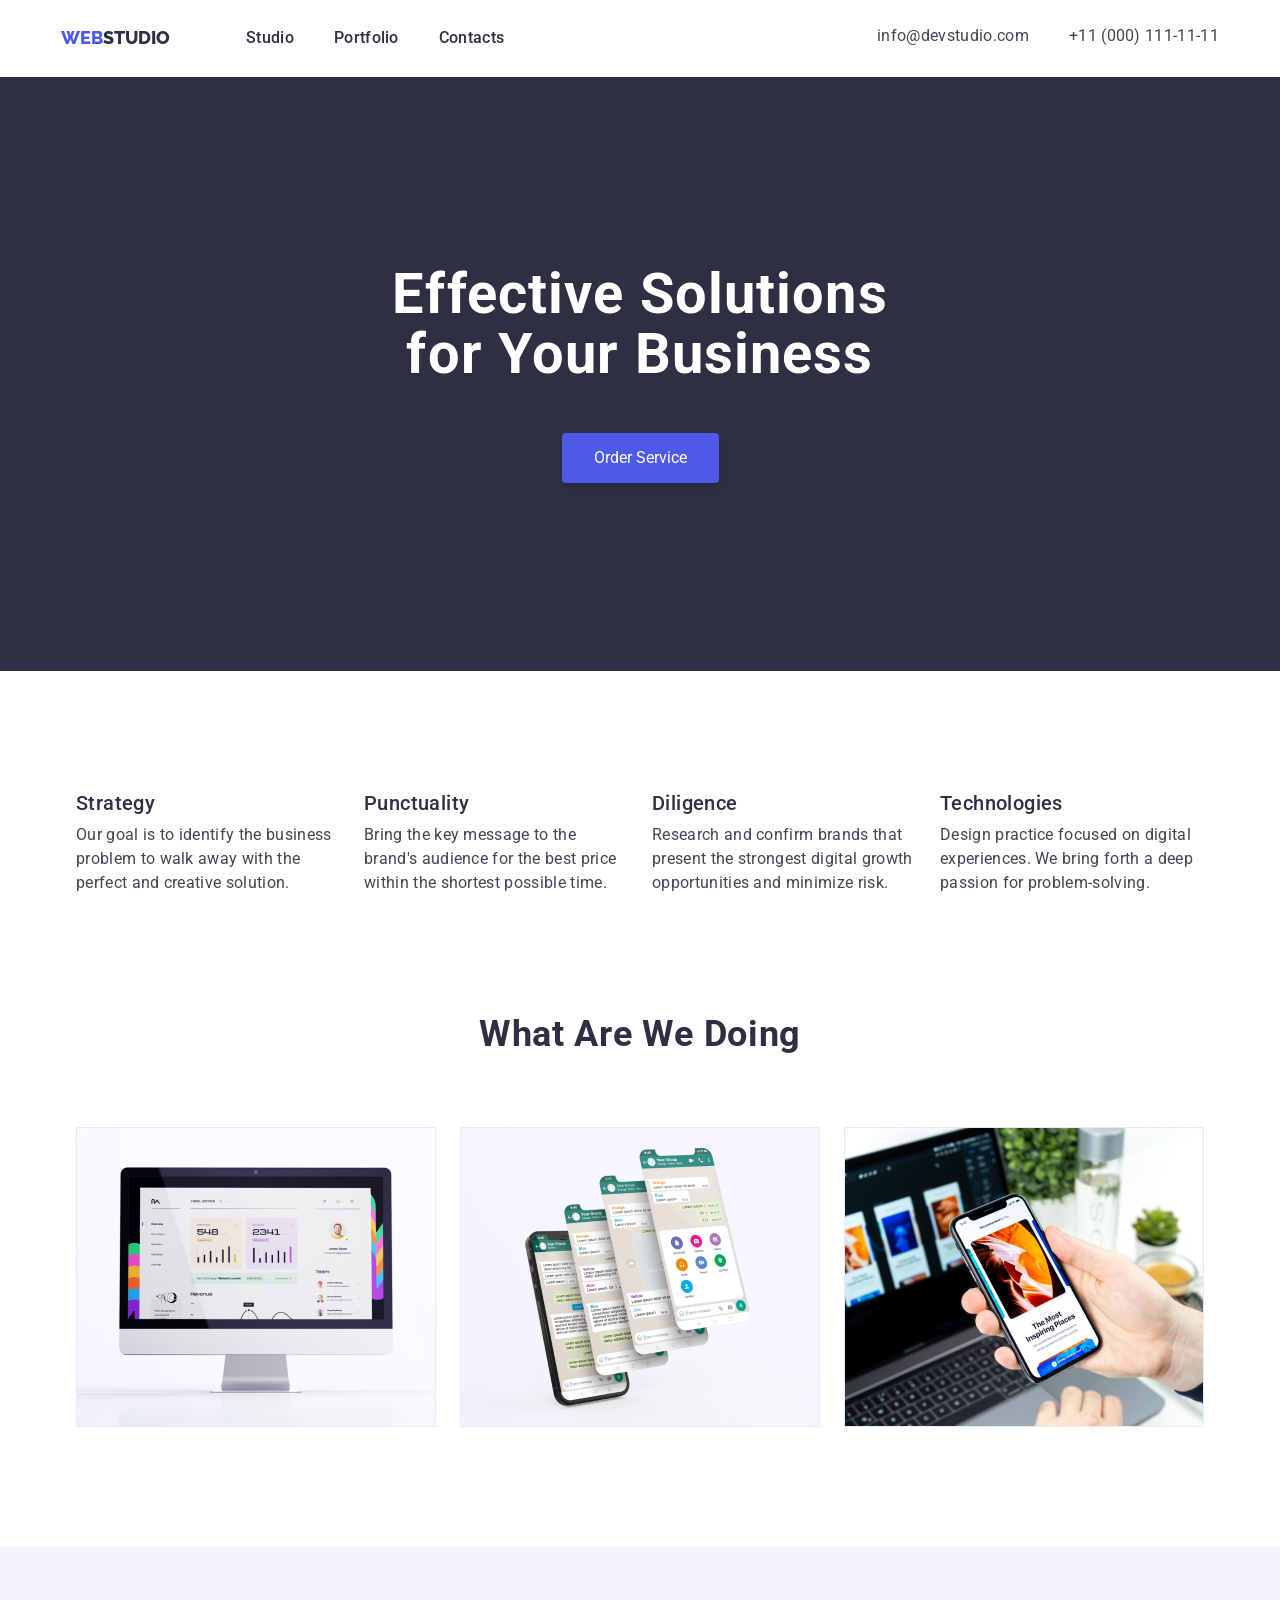
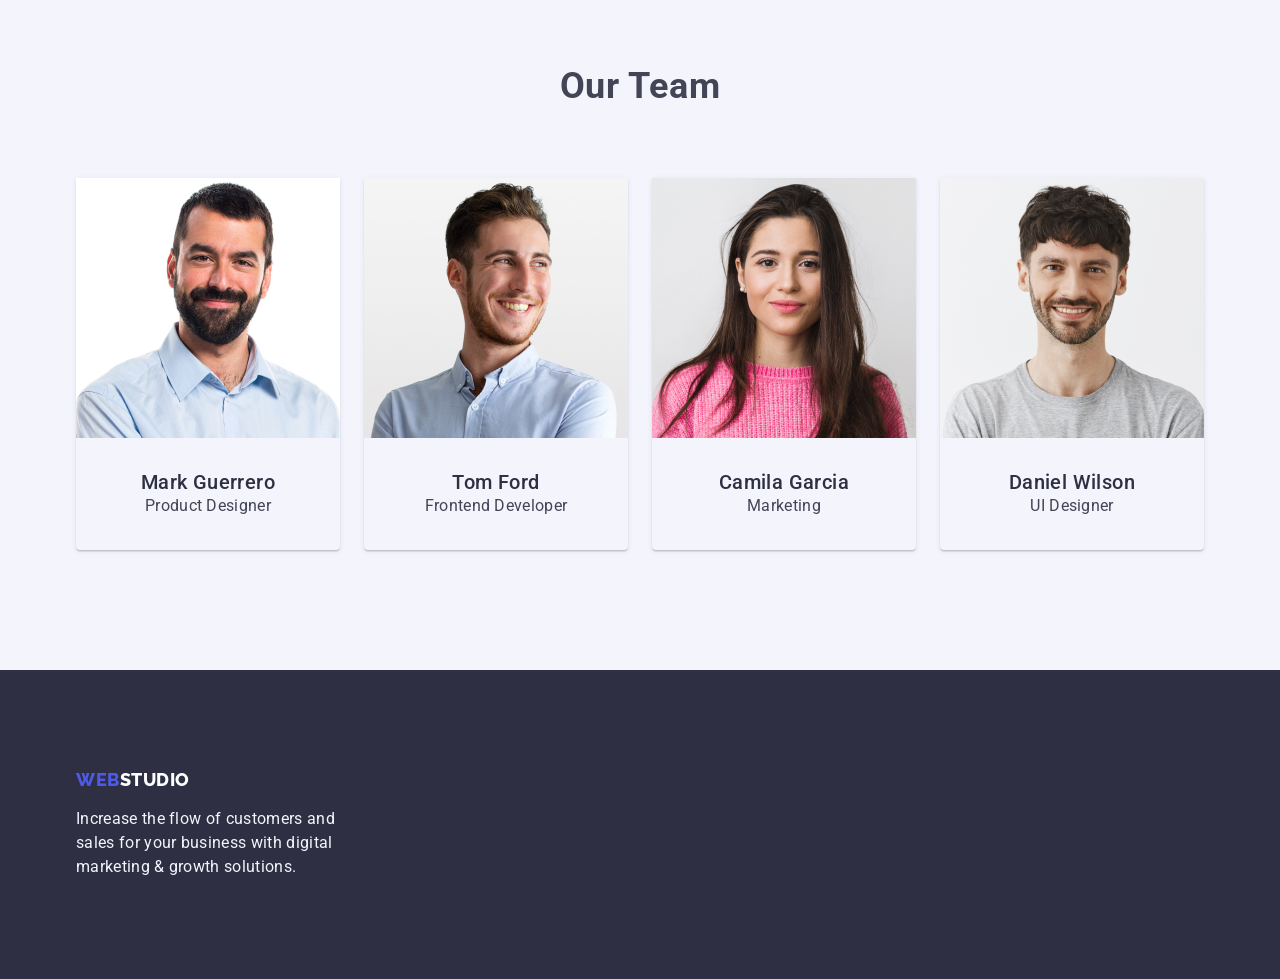
<file: index.html>
<!DOCTYPE html>
<html lang="en">
  <head>
    <meta charset="UTF-8" />
    <meta http-equiv="X-UA-Compatible" content="IE=edge" />
    <meta name="viewport" content="width=device-width, initial-scale=1.0" />
    <title>WebStudio</title>
    <link
      rel="stylesheet"
      href="https://cdnjs.cloudflare.com/ajax/libs/modern-normalize/1.1.0/modern-normalize.min.css"
      integrity="sha512-wpPYUAdjBVSE4KJnH1VR1HeZfpl1ub8YT/NKx4PuQ5NmX2tKuGu6U/JRp5y+Y8XG2tV+wKQpNHVUX03MfMFn9Q=="
      crossorigin="anonymous"
      referrerpolicy="no-referrer"
    />
    <link
      href="https://fonts.googleapis.com/css2?family=Raleway:wght@800&family=Roboto:wght@400;500;700&display=swap"
      rel="stylesheet"
    />
    <link rel="stylesheet" href="./css/style.css" />
  </head>
  <body>
    <header>
      <div class="container header-container">
      <nav class="nav">
        <a class="logo" href="./index.html"><span class="span-logo">Web</span>Studio</span></a>
        <ul class="nav-list">
          <li class="nav-list-item"><a class="nav-list-link" href="./index.html">Studio</a></li>
          <li class="nav-list-item"><a class="nav-list-link" href="./portfolio.html">Portfolio</a></li>
          <li class="nav-list-item"><a class="nav-list-link" href="./">Contacts</a></li>
        </ul>
      </nav>
      <address class="address">
        <ul class="address-list">
          <li class="adress-list-item"><a class="adress-list-link" href="mailto:info@devstudio.com">info@devstudio.com</a></li>
          <li class="adress-list-item"><a class="adress-list-link" href="tel:+110001111111">+11 (000) 111-11-11</a></li>
        </ul>
      </address>
    </div>
    </header>
    <main>
      <!-- MAIN SECTION -->
      <section class="hero-section">
        <div class="container hero-container">
          <h1 class="hero-title">Effective Solutions<br>for Your Business</h1>
          <button class="hero-btn" type="button">Order Service</button>
        </div>
      </section>
      <section class="advantages-section">
        <div class="container">
          <h2 class="visually-hidden">Our advantages</h2>
          <ul class="advantages-list">
            <li class="advantages-list-item">
              <h3 class="advantages-title">Strategy</h3>
              <p class="advantages-text">
                Our goal is to identify the business problem to walk away with the
                perfect and creative solution.
              </p>
            </li>
            <li class="advantages-list-item">
              <h3 class="advantages-title">Punctuality</h3>
              <p class="advantages-text">
                Bring the key message to the brand's audience for the best price
                within the shortest possible time.
              </p>
            </li>
            <li class="advantages-list-item">
              <h3 class="advantages-title">Diligence</h3>
              <p class="advantages-text">
                Research and confirm brands that present the strongest digital
                growth opportunities and minimize risk.
              </p>
            </li>
            <li class="advantages-list-item">
              <h3 class="advantages-title">Technologies</h3>
              <p class="advantages-text">
                Design practice focused on digital experiences. We bring forth a
                deep passion for problem-solving.
              </p>
            </li>
          </ul>
        </div>
        </section>
        <section class="work-section">
          <div class="container">
            <h2 class="work-title">What are we doing</h2>
            <ul class="work-list">
              <li class="work-list-item"><img src="./images/img1.jpg" alt="charts" width="360" /></li>
              <li class="work-list-item">
                <img src="./images/img2.jpg" alt="mobile chats" width="360" />
              </li>
              <li class="work-list-item"><img src="./images/img3.jpg" alt="mobile app" width="360" /></li>
            </ul>
          </div>
          </section>
          <section class="team-section">
            <div class="container">
            <h2 class="team-title">Our Team</h2>
            <ul class="team-list">
              <li class="team-list-item">
                <img
                src="./images/OurTeam/MarkGuerrero.jpg"
                alt="Mark Guerrero"
                width="264"
                />
                <div class="team-list-container">
                <h3 class="team-list-title">Mark Guerrero</h3>
                <p class="team-list-text">Product Designer</p>
              </div>
              </li>
              <li class="team-list-item">
                <img
                src="./images/OurTeam/TomFord.jpg"
                alt="Tom Ford"
                width="264"
                />
                <div class="team-list-container">
                <h3 class="team-list-title">Tom Ford</h3>
                <p class="team-list-text">Frontend Developer</p>
              </div>
              </li>
              <li class="team-list-item">
                <img
                src="./images/OurTeam/CamilaGarcia.jpg"
                alt="Camila Garcia"
                width="264"
                />
                <div class="team-list-container">
                <h3 class="team-list-title">Camila Garcia</h3>
                <p class="team-list-text">Marketing</p>
              </div>
              </li>
              <li class="team-list-item">
                <img
                src="./images/OurTeam/DanielWilson.jpg"
                alt="Daniel Wilson"
                width="264"
                />
                <div class="team-list-container">
                <h3 class="team-list-title">Daniel Wilson</h3>
                <p class="team-list-text">UI Designer</p>
              </div>
              </li>
            </ul>
          </div>
          </section>
        </main>
        <footer class="footer">
          <div class="container">
            <a class="footer-logo" href="./index.html"><span class="span-logo">Web</span>Studio</a>
            <p class="footer-text">
              Increase the flow of customers and sales for your business with digital
              marketing & growth solutions.
            </p>
          </div>
        </footer>
  </body>
</html>
</file>
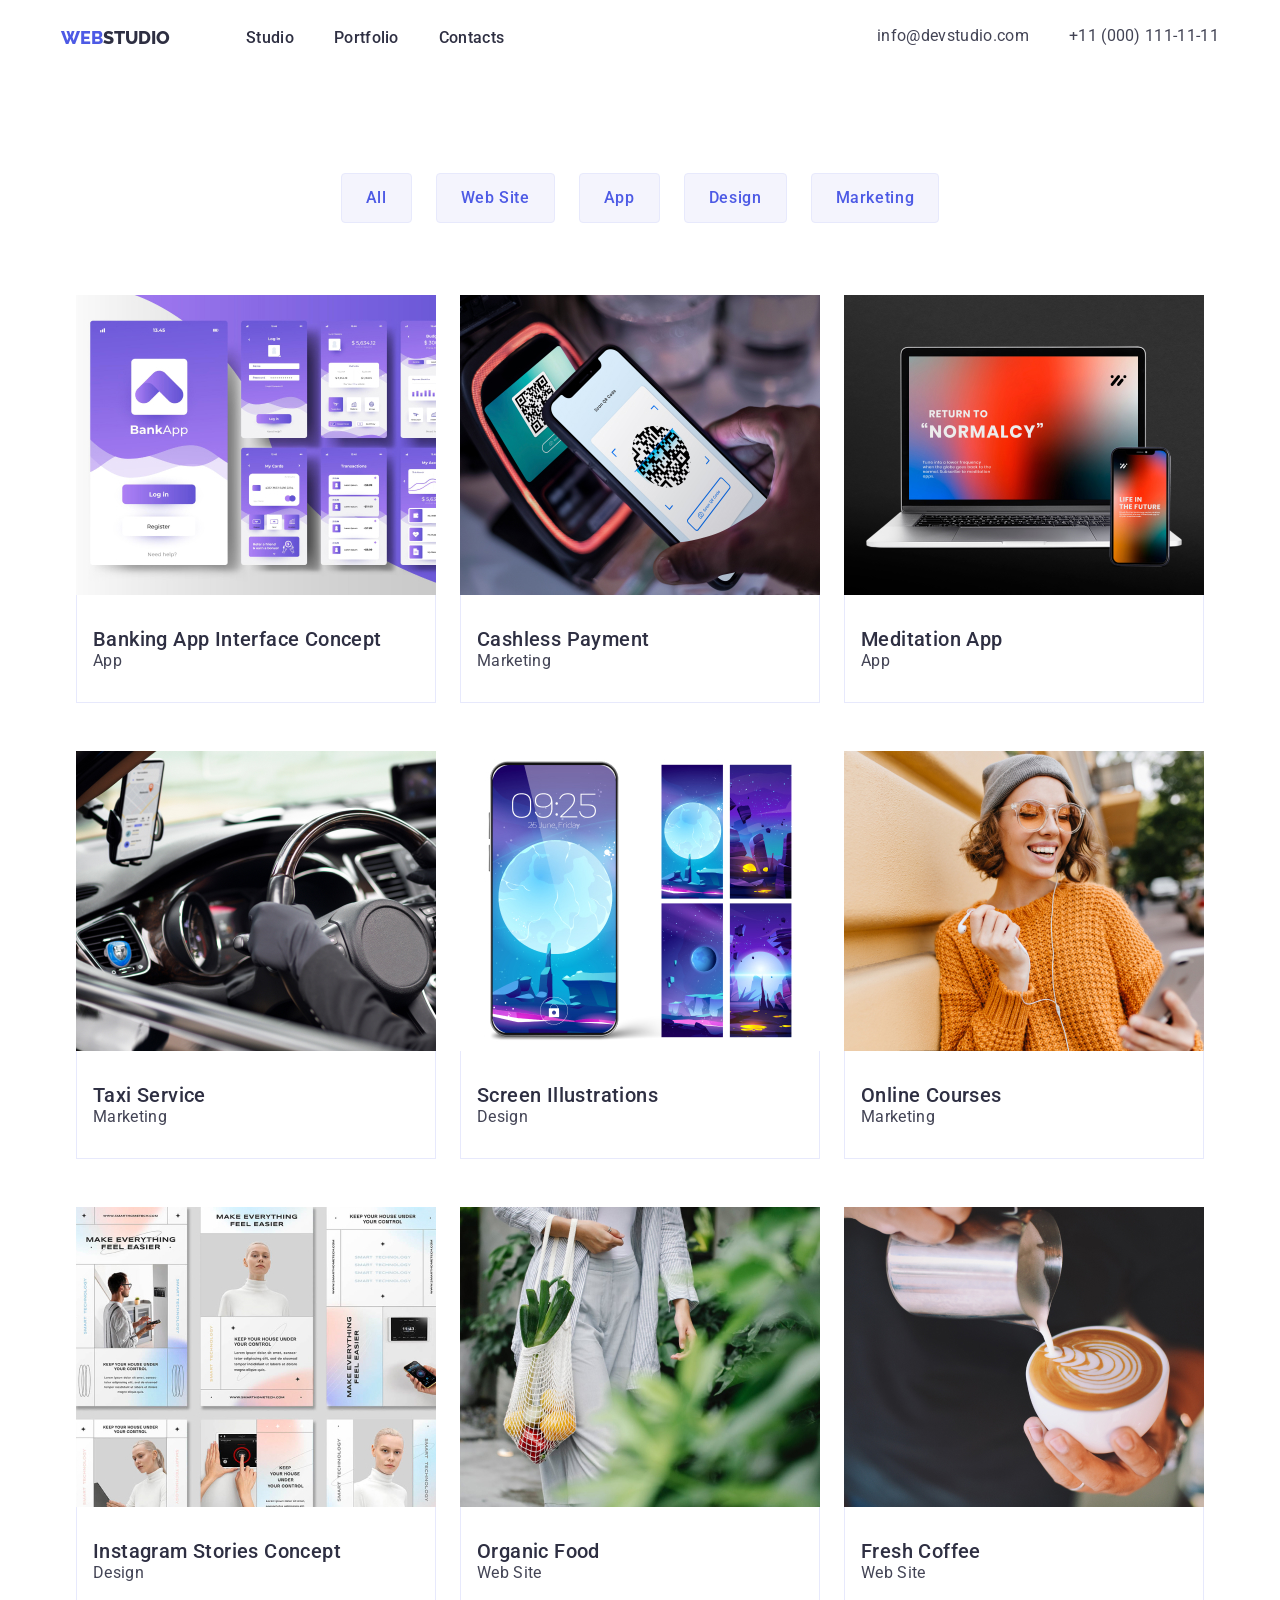
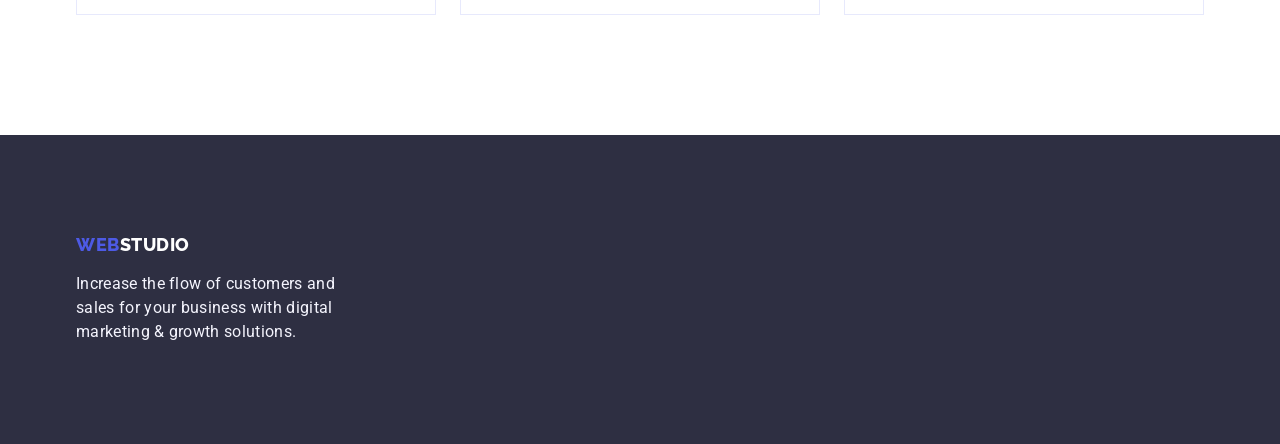
<file: portfolio.html>
<!DOCTYPE html>
<html lang="en">
  <head>
    <meta charset="UTF-8" />
    <meta http-equiv="X-UA-Compatible" content="IE=edge" />
    <meta name="viewport" content="width=device-width, initial-scale=1.0" />
    <title>WebStudio</title>
    <link
      rel="stylesheet"
      href="https://cdnjs.cloudflare.com/ajax/libs/modern-normalize/1.1.0/modern-normalize.min.css"
      integrity="sha512-wpPYUAdjBVSE4KJnH1VR1HeZfpl1ub8YT/NKx4PuQ5NmX2tKuGu6U/JRp5y+Y8XG2tV+wKQpNHVUX03MfMFn9Q=="
      crossorigin="anonymous"
      referrerpolicy="no-referrer"
    />
    <link
      href="https://fonts.googleapis.com/css2?family=Raleway:wght@800&family=Roboto:wght@400;500;700&display=swap"
      rel="stylesheet"
    />
    <link rel="stylesheet" href="./css/style.css" />
    <link rel="stylesheet" href="./css/portfolio.css" />
  </head>
  <body>
    <header>
      <div class="container header-container">
      <nav class="nav">
        <a class="logo" href="./index.html"><span class="span-logo">Web</span>Studio</span></a>
        <ul class="nav-list">
          <li class="nav-list-item"><a class="nav-list-link" href="./index.html">Studio</a></li>
          <li class="nav-list-item"><a class="nav-list-link" href="./portfolio.html">Portfolio</a></li>
          <li class="nav-list-item"><a class="nav-list-link" href="./">Contacts</a></li>
        </ul>
      </nav>
      <address class="address">
        <ul class="address-list">
          <li class="adress-list-item"><a class="adress-list-link" href="mailto:info@devstudio.com">info@devstudio.com</a></li>
          <li class="adress-list-item"><a class="adress-list-link" href="tel:+110001111111">+11 (000) 111-11-11</a></li>
        </ul>
      </address>
    </div>
    </header>
    <main>
      <section class="examples-section">

        <h1 class="visually-hidden">Our examples</h1>

      <div class="container">
        <ul class="btn-list">
          <li class="btn-list-item"><button class="examples-btn">All</button></li>
          <li class="btn-list-item"><button class="examples-btn">Web Site</button></li>
          <li class="btn-list-item"><button class="examples-btn">App</button></li>
          <li class="btn-list-item"><button class="examples-btn">Design</button></li>
          <li class="btn-list-item"><button class="examples-btn">Marketing</button></li>
        </ul>

        <ul class="examples-list">
          <li class="examples-list-item">
            <img
              src="./images/portfolio/img(4).jpg"
              alt="Banking App Interface Concept"
            />
            <div class="examples-list-container">
              <h2 class="examples-list-title">Banking App Interface Concept</h2>
              <p class="examples-list-text">App</p>
            </div>
          </li>
          <li class="examples-list-item">
            <img src="./images/portfolio/img(5).jpg" alt="Cashless Payment" />
            <div class="examples-list-container">
              <h2 class="examples-list-title">Cashless Payment</h2>
              <p class="examples-list-text">Marketing</p>
            </div>
          </li>
          <li class="examples-list-item">
            <img src="./images/portfolio/img(6).jpg" alt="Meditation App" />
            <div class="examples-list-container">
              <h2 class="examples-list-title">Meditation App</h2>
              <p class="examples-list-text">App</p>
            </div>
          </li>
          <li class="examples-list-item">
            <img src="./images/portfolio/img(7).jpg" alt="Taxi Service" />
            <div class="examples-list-container">
              <h2 class="examples-list-title">Taxi Service</h2>
              <p class="examples-list-text">Marketing</p>
            </div>
          </li>
          <li class="examples-list-item">
            <img
              src="./images/portfolio/img(8).jpg"
              alt="Screen Illustrations"
            />
            <div class="examples-list-container">
              <h2 class="examples-list-title">Screen Illustrations</h2>
              <p class="examples-list-text">Design</p>
            </div>
          </li>
          <li class="examples-list-item">
            <img src="./images/portfolio/img(9).jpg" alt="Online Courses" />
            <div class="examples-list-container">
              <h2 class="examples-list-title">Online Courses</h2>
              <p class="examples-list-text">Marketing</p>
            </div>
          </li>
          <li class="examples-list-item">
            <img
              src="./images/portfolio/img(10).jpg"
              alt="Instagram Stories Concept"
            />
            <div class="examples-list-container">
              <h2 class="examples-list-title">Instagram Stories Concept</h2>
              <p class="examples-list-text">Design</p>
            </div>
          </li>
          <li class="examples-list-item">
            <img src="./images/portfolio/img(11).jpg" alt="Organic Food" />
            <div class="examples-list-container">
              <h2 class="examples-list-title">Organic Food</h2>
              <p class="examples-list-text">Web Site</p>
            </div>
          </li>
          <li class="examples-list-item">
            <img src="./images/portfolio/img(12).jpg" alt="Fresh Coffee" />
            <div class="examples-list-container">
              <h2 class="examples-list-title">Fresh Coffee</h2>
              <p class="examples-list-text">Web Site</p>
            </div>
          </li>
        </ul>
      </div>
      </section>
    </main>
    <footer class="footer">
      <div class="container">
        <a class="footer-logo" href="./index.html"><span class="span-logo">Web</span>Studio</a>
        <p class="footer-text">
          Increase the flow of customers and sales for your business with digital
          marketing & growth solutions.
        </p>
      </div>
    </footer>
  </body>
</html>
</file>
<file: css/style.css>
:root {
    --primary-text-color:#434455;
    --title-text-color: #2E2F42;

}

h1,
h2,
h3,
h4,
h5,
h6,
p {
margin: 0;
}

button {
    margin: 0;
    padding: 0;
}

ul,
ol {
    list-style: none;
    margin: 0;
    padding: 0;
}

a {
    text-decoration: none;
    color: inherit;
}

img {
    display: block;
}

body {
    font-family: Roboto, sans-serif;
    font-style: normal;
    color: var(--primary-text-color);
    
    
}

.visually-hidden {
    position: absolute;
    clip: rect(0 0 0 0);
    width: 1px;
    height: 1px;
    margin: -1px;
}

.container {
    width: 1158px;
    margin: 0 auto;
    padding-left: 15px;
    padding-right: 15px;
}

/* HEDER */

.header-container {
    display: flex;
    padding: 24px 0px;
}

.nav {
    display: flex;
    align-items: center;
}

.logo {
font-family: Raleway, sans-serif;
font-weight: 800;
font-size: 18px;
line-height: 1.6;
color: var(--title-text-color);
text-transform: uppercase;
margin-right: 76px;
}

.span-logo {
    color: #4D5AE5;
}

.nav-list {
display: flex;
}

.nav-list-item {
    margin-right: 40px;
}
.nav-list-item:last-child {
    margin-right: 0;
}

.nav-list-link {
font-weight: 500;
font-size: 16px;
line-height: 1.5;    
letter-spacing: 0.02em;
color: var(--title-text-color);
}

.address {
    margin-left: auto;
    align-items: center;
}

.address-list {
    display: flex;
}

.adress-list-item {
    margin-right: 40px;
}
.adress-list-item:last-child {
    margin-right: 0;
}

.adress-list-link {
font-weight: 400;
font-style: normal;
font-size: 16px;
line-height: 1.5;
letter-spacing: 0.02em;
}

/* HERO SECTION */

.hero-section {
    background-color: #2E2F42;
    margin-bottom: 120px;
}

.hero-container {
    padding: 188px 0;
}

.hero-title {
    font-weight: 700;
    font-size: 56px;
    line-height: 1.07;
    text-align: center;
    letter-spacing: 0.02em;
    color: #fff;
}

.hero-btn {
    display: flex;
background: #4D5AE5;
box-shadow: 0px 4px 4px rgba(0, 0, 0, 0.15);
border-radius: 4px;
padding: 16px 32px;
border: 0px;
color: #fff;
margin-left: auto;
margin-right: auto;
margin-top: 48px;
cursor: pointer;
}

.hero-btn:hover,
.hero-btn:focus {
 background-color: #404BBF;
}


/* ADVANTAGES */

.advantages-section {
    margin-bottom: 120px;
}

.advantages-list {
display: flex;
}

.advantages-list-item {
    width: 264px;
    margin-right: 24px;
}

.advantages-list-item:last-child {
    margin-right: 0;
}

.advantages-title {
    font-weight: 500;
font-size: 20px;
line-height: 1.2;
letter-spacing: 0.02em;
color: var(--title-text-color);
margin-bottom: 8px;
}

.advantages-text {
    font-weight: 400;
font-size: 16px;
line-height: 1.5;
letter-spacing: 0.02em;
}

/* WORK */

.work-section {
    margin-bottom: 120px;
}

.work-title {
    font-weight: 700;
font-size: 36px;
line-height: 1.1;
text-align: center;
letter-spacing: 0.02em;
text-transform: capitalize;
margin-bottom: 72px;
color: var(--title-text-color);
}

.work-list {
    display: flex;
}

.work-list-item {
    margin-right: 24px;
}
.work-list-item:last-child {
    margin-right: 0;
}

/* TEAM SECTION */

.team-section {
    background-color: #F4F4FD;
    padding: 120px 0;
}

.team-title {
    font-weight: 700;
font-size: 36px;
line-height: 1.1;
text-align: center;
letter-spacing: 0.02em;
text-transform: capitalize;
margin-bottom: 72px;
}

.team-list {
    display: flex;
}

.team-list-item {
    width: 264px;
    margin-right: 24px;
    box-shadow: 0px 1px 6px rgba(46, 47, 66, 0.08), 0px 1px 1px rgba(46, 47, 66, 0.16), 0px 2px 1px rgba(46, 47, 66, 0.08);
border-radius: 0px 0px 4px 4px;
}
.team-list-item:last-child {
margin-right: 0;
}

.team-list-container {
    padding: 32px 0;
}

.team-list-title {
    font-weight: 500;
font-size: 20px;
line-height: 1.2;
text-align: center;
letter-spacing: 0.02em;
color: var(--title-text-color);
}

.team-list-text {
    font-weight: 400;
    font-size: 16px;
    line-height: 1.5;
    text-align: center;
    letter-spacing: 0.02em;
}

/* FOOTER */

.footer {
    background-color: #2E2F42;
    padding: 100px 0;
}

.footer-logo {
    color: #fff;
    text-transform: uppercase;
    font-family: Raleway, sans-serif;
    font-weight: 800;
font-size: 18px;
line-height: 1.16;
letter-spacing: 0.03em;
}

.footer-text {
    font-weight: 400;
    font-size: 16px;
    line-height: 1.5;
    letter-spacing: 0.02em;
    color: #F4F4FD;
    width: 264px;
    margin-top: 16px;
}
</file>
<file: css/portfolio.css>
.examples-section {
    padding-top: 96px;
    padding-bottom: 120px;
}


.btn-list {
    display: flex;
    margin: 0 auto 72px auto;
    justify-content: center;
}

.btn-list-item {
    margin-right: 24px;
}

.btn-list-item:last-child {
    margin-right: 0;
}

.examples-btn {
    padding: 12px 24px;
    background-color: #F4F4FD;
border: 1px solid #E7E9FC;
border-radius: 4px;

font-weight: 500;
font-size: 16px;
line-height: 1.5;
letter-spacing: 0.04em;
color: #4D5AE5;
}

.examples-btn:hover,
.examples-btn:focus {
background-color: #404BBF;
box-shadow: 0px 3px 1px rgba(0, 0, 0, 0.1), 0px 2px 1px rgba(0, 0, 0, 0.08), 0px 2px 2px rgba(0, 0, 0, 0.12);
border-radius: 4px;
color: #ffffff;
border: 0px;
}

.examples-list {
    display: flex;
    flex-wrap: wrap;
}

.examples-list-item {
    margin-right: 24px;
    margin-bottom: 48px;
}

.examples-list-item:nth-child(n + 7) {
margin-bottom: 0;
}

.examples-list-item:nth-child(3n) {
    margin-right: 0;
}

.examples-list-container {
    border: 1px solid #E7E9FC;
    border-top: 0px;
    padding: 32px 0 32px 16px;
}

.examples-list-title {
    color: var(--title-text-color);
    font-weight: 500;
font-size: 20px;
line-height: 1.2;
letter-spacing: 0.02em;
}

.examples-list-text {
    font-weight: 400;
font-size: 16px;
line-height: 1.2;
letter-spacing: 0.02em;
}
</file>
